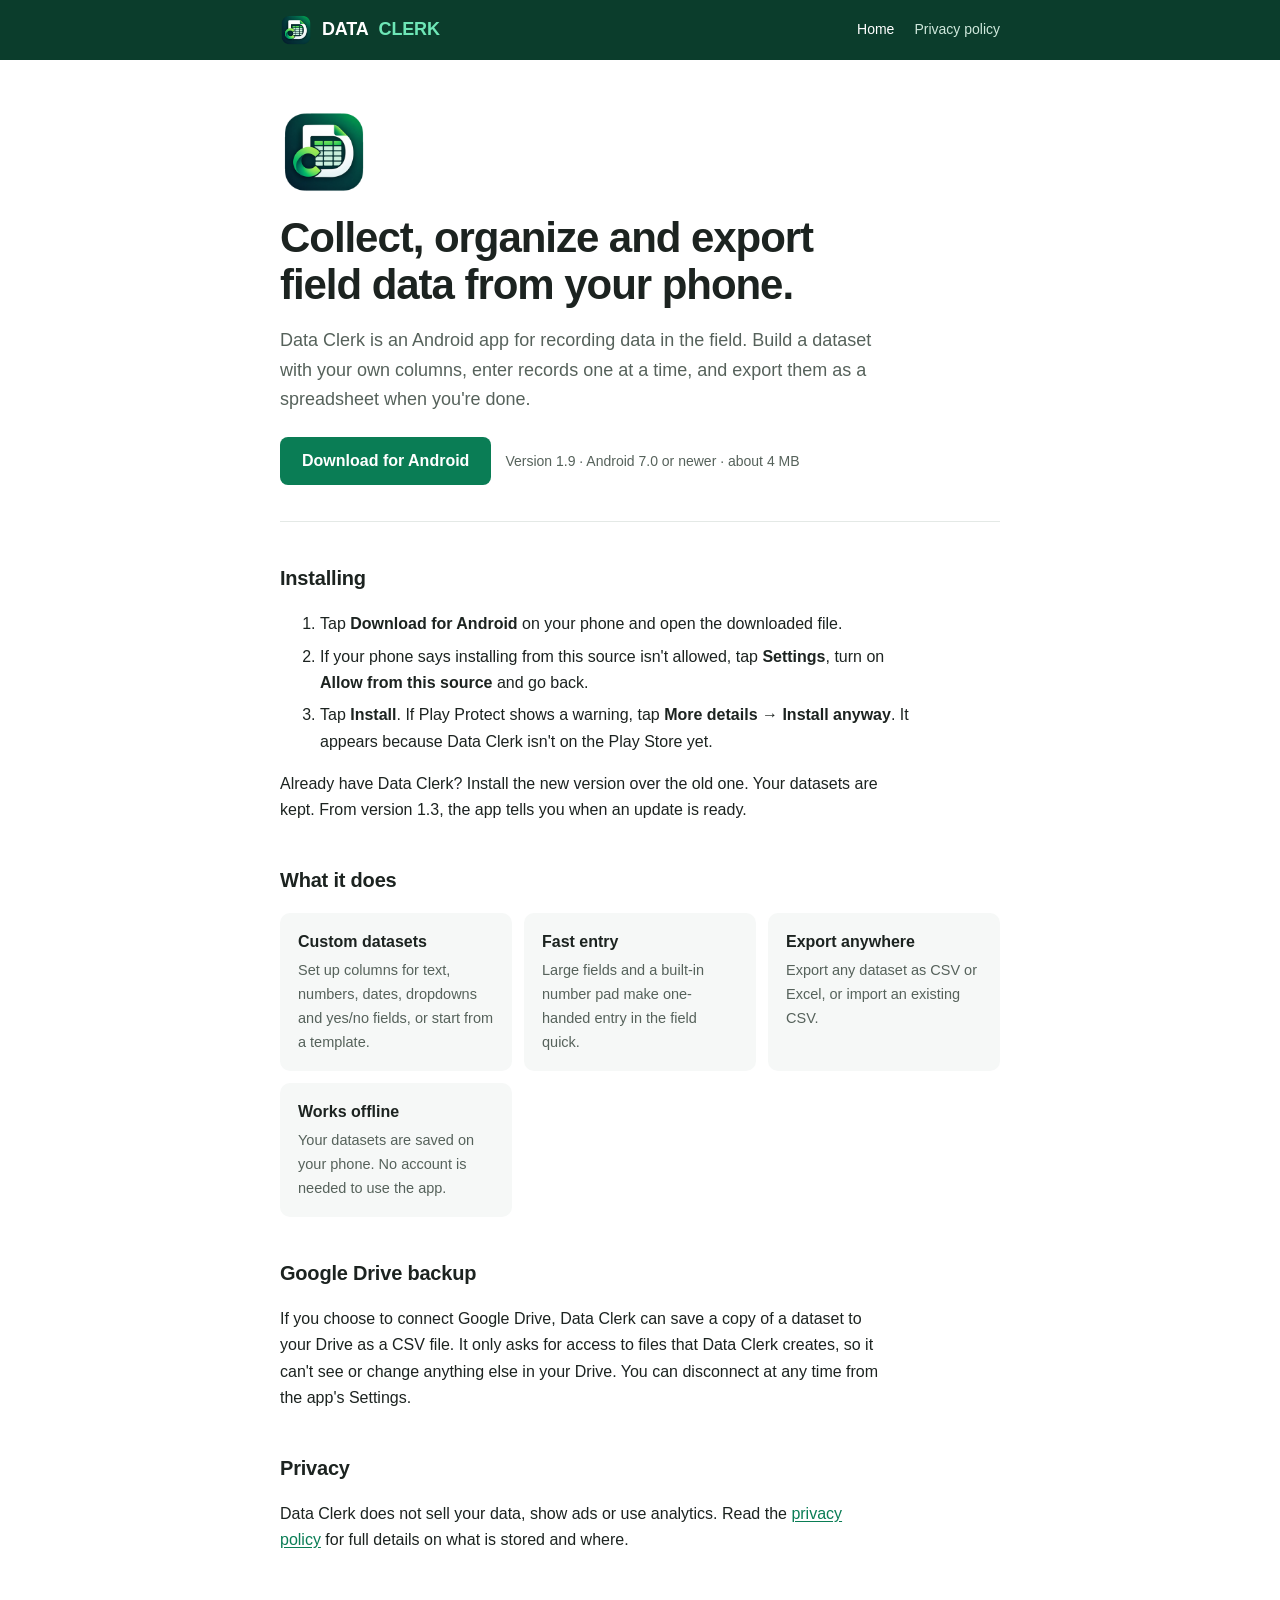
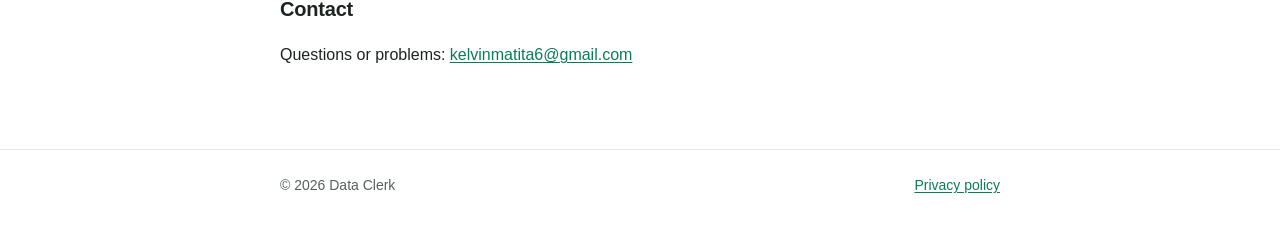
<file: index.html>
<!doctype html>
<html lang="en">
<head>
  <meta charset="utf-8">
  <meta name="viewport" content="width=device-width, initial-scale=1">
  <title>Data Clerk</title>
  <meta name="description" content="Data Clerk is an Android app for collecting and organizing field data in custom datasets, with CSV export and optional Google Drive backup.">
  <link rel="icon" type="image/png" href="logo-120.png">
  <link rel="stylesheet" href="style.css">
</head>
<body>
  <header class="top">
    <div class="wrap">
      <a class="brand" href="./"><img src="logo-120.png" alt="">DATA<span>CLERK</span></a>
      <nav><a href="./" aria-current="page">Home</a><a href="privacy.html">Privacy policy</a></nav>
    </div>
  </header>

  <main class="wrap">
    <section class="hero">
      <img src="logo-256.png" alt="Data Clerk logo" width="88" height="88">
      <h1>Collect, organize and export field data from your phone.</h1>
      <p class="lede">Data Clerk is an Android app for recording data in the field. Build a dataset with your own columns, enter records one at a time, and export them as a spreadsheet when you're done.</p>
      <div class="download">
        <a class="btn-download" href="DataClerk.apk">Download for Android</a>
        <span class="meta">Version 1.9 · Android 7.0 or newer · about 4 MB</span>
      </div>
    </section>

    <h2>Installing</h2>
    <ol>
      <li>Tap <strong>Download for Android</strong> on your phone and open the downloaded file.</li>
      <li>If your phone says installing from this source isn't allowed, tap <strong>Settings</strong>, turn on <strong>Allow from this source</strong> and go back.</li>
      <li>Tap <strong>Install</strong>. If Play Protect shows a warning, tap <strong>More details → Install anyway</strong>. It appears because Data Clerk isn't on the Play Store yet.</li>
    </ol>
    <p>Already have Data Clerk? Install the new version over the old one. Your datasets are kept. From version 1.3, the app tells you when an update is ready.</p>

    <h2>What it does</h2>
    <div class="features">
      <div><strong>Custom datasets</strong><p>Set up columns for text, numbers, dates, dropdowns and yes/no fields, or start from a template.</p></div>
      <div><strong>Fast entry</strong><p>Large fields and a built-in number pad make one-handed entry in the field quick.</p></div>
      <div><strong>Export anywhere</strong><p>Export any dataset as CSV or Excel, or import an existing CSV.</p></div>
      <div><strong>Works offline</strong><p>Your datasets are saved on your phone. No account is needed to use the app.</p></div>
    </div>

    <h2>Google Drive backup</h2>
    <p>If you choose to connect Google Drive, Data Clerk can save a copy of a dataset to your Drive as a CSV file. It only asks for access to files that Data Clerk creates, so it can't see or change anything else in your Drive. You can disconnect at any time from the app's Settings.</p>

    <h2>Privacy</h2>
    <p>Data Clerk does not sell your data, show ads or use analytics. Read the <a href="privacy.html">privacy policy</a> for full details on what is stored and where.</p>

    <h2>Contact</h2>
    <p>Questions or problems: <a href="mailto:kelvinmatita6@gmail.com">kelvinmatita6@gmail.com</a></p>
  </main>

  <footer>
    <div class="wrap"><span>© 2026 Data Clerk</span><a href="privacy.html">Privacy policy</a></div>
  </footer>
</body>
</html>
</file>
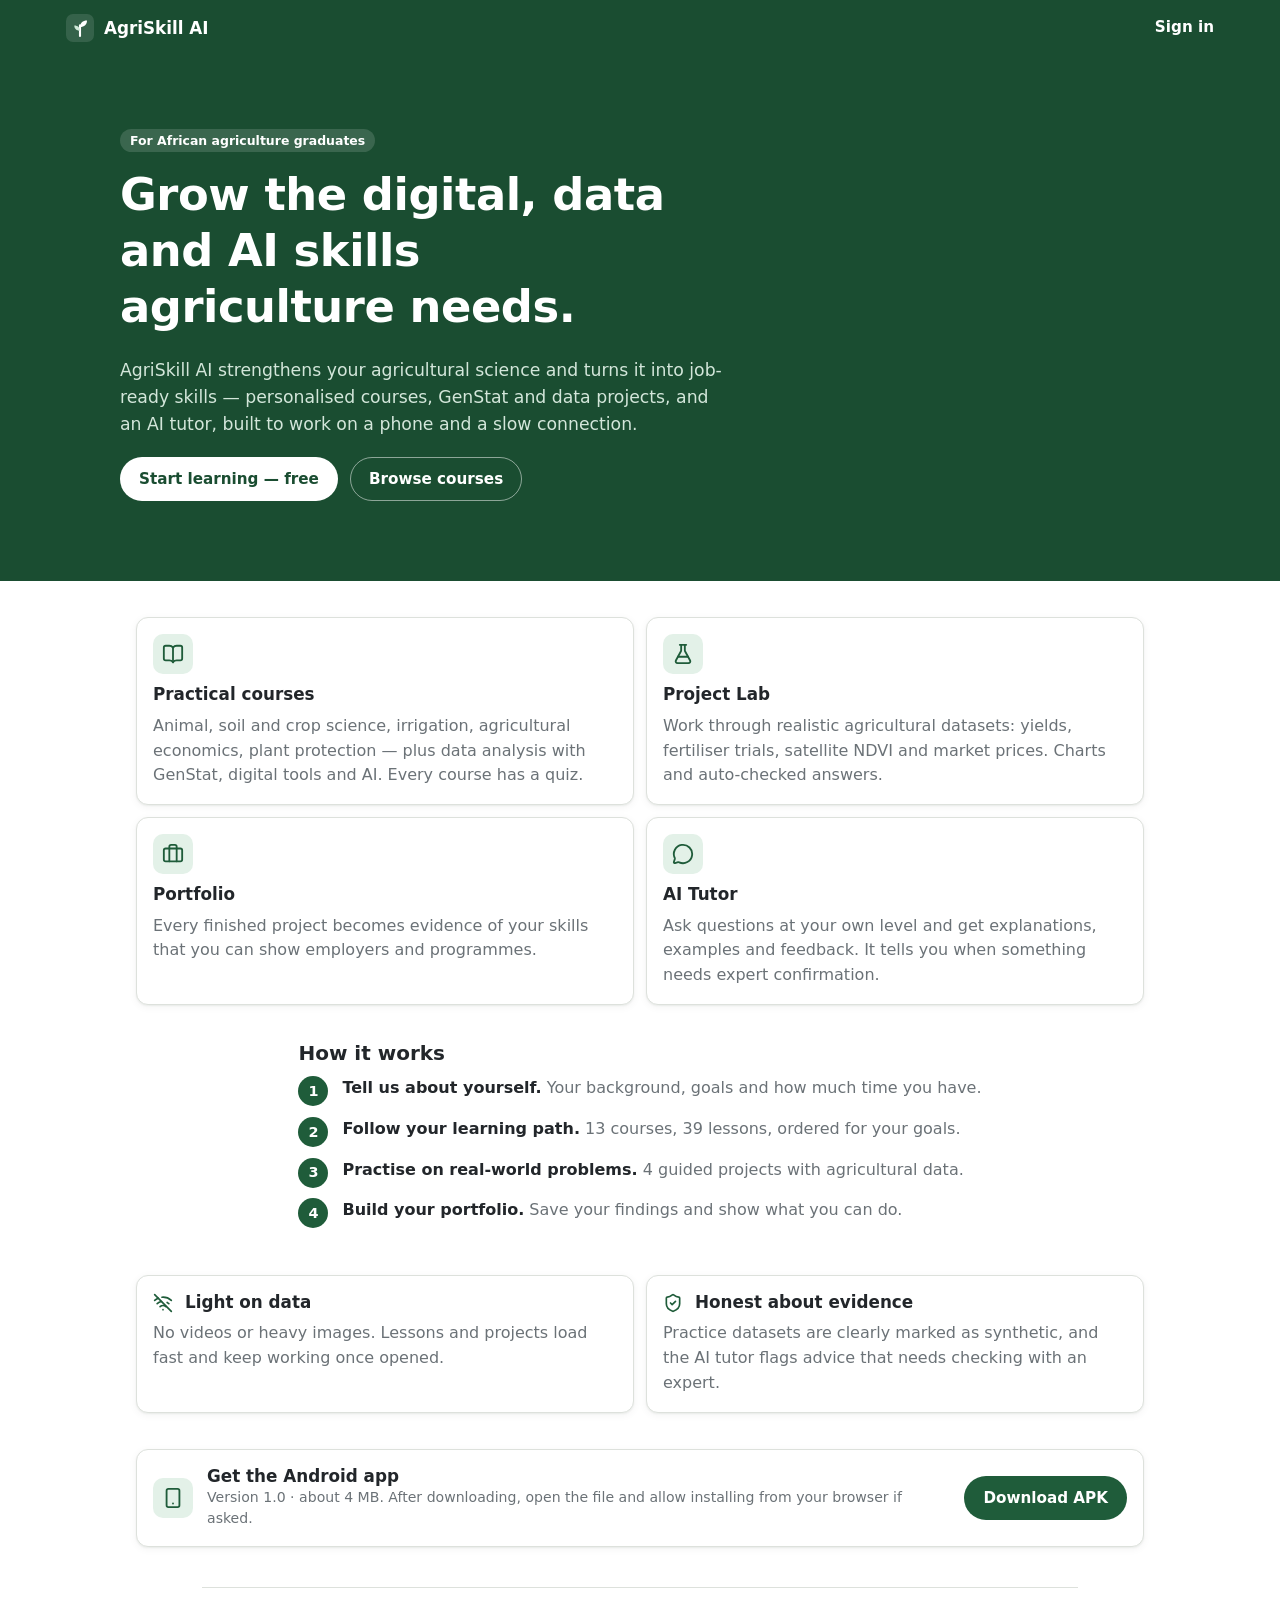
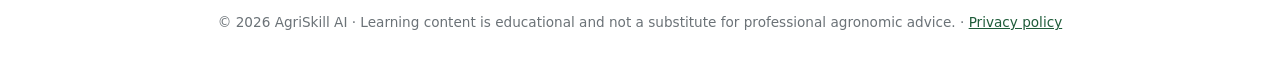
<file: agriskill/index.html>
<!doctype html>
<html lang="en">
  <head>
    <meta charset="UTF-8" />
    <link rel="icon" type="image/svg+xml" href="./favicon.svg" />
    <meta name="viewport" content="width=device-width, initial-scale=1.0, viewport-fit=cover" />
    <meta name="theme-color" content="#1f5c3a" />
    <meta name="description" content="AgriSkill AI helps African agriculture graduates build practical digital, data analysis and AI skills through personalised learning and agricultural projects." />
    <title>AgriSkill AI</title>
    <script type="module" crossorigin src="./assets/index-CJ0iHIGU.js"></script>
    <link rel="stylesheet" crossorigin href="./assets/index-B4sCK_86.css">
  </head>
  <body>
    <div id="root"></div>
  </body>
</html>
</file>
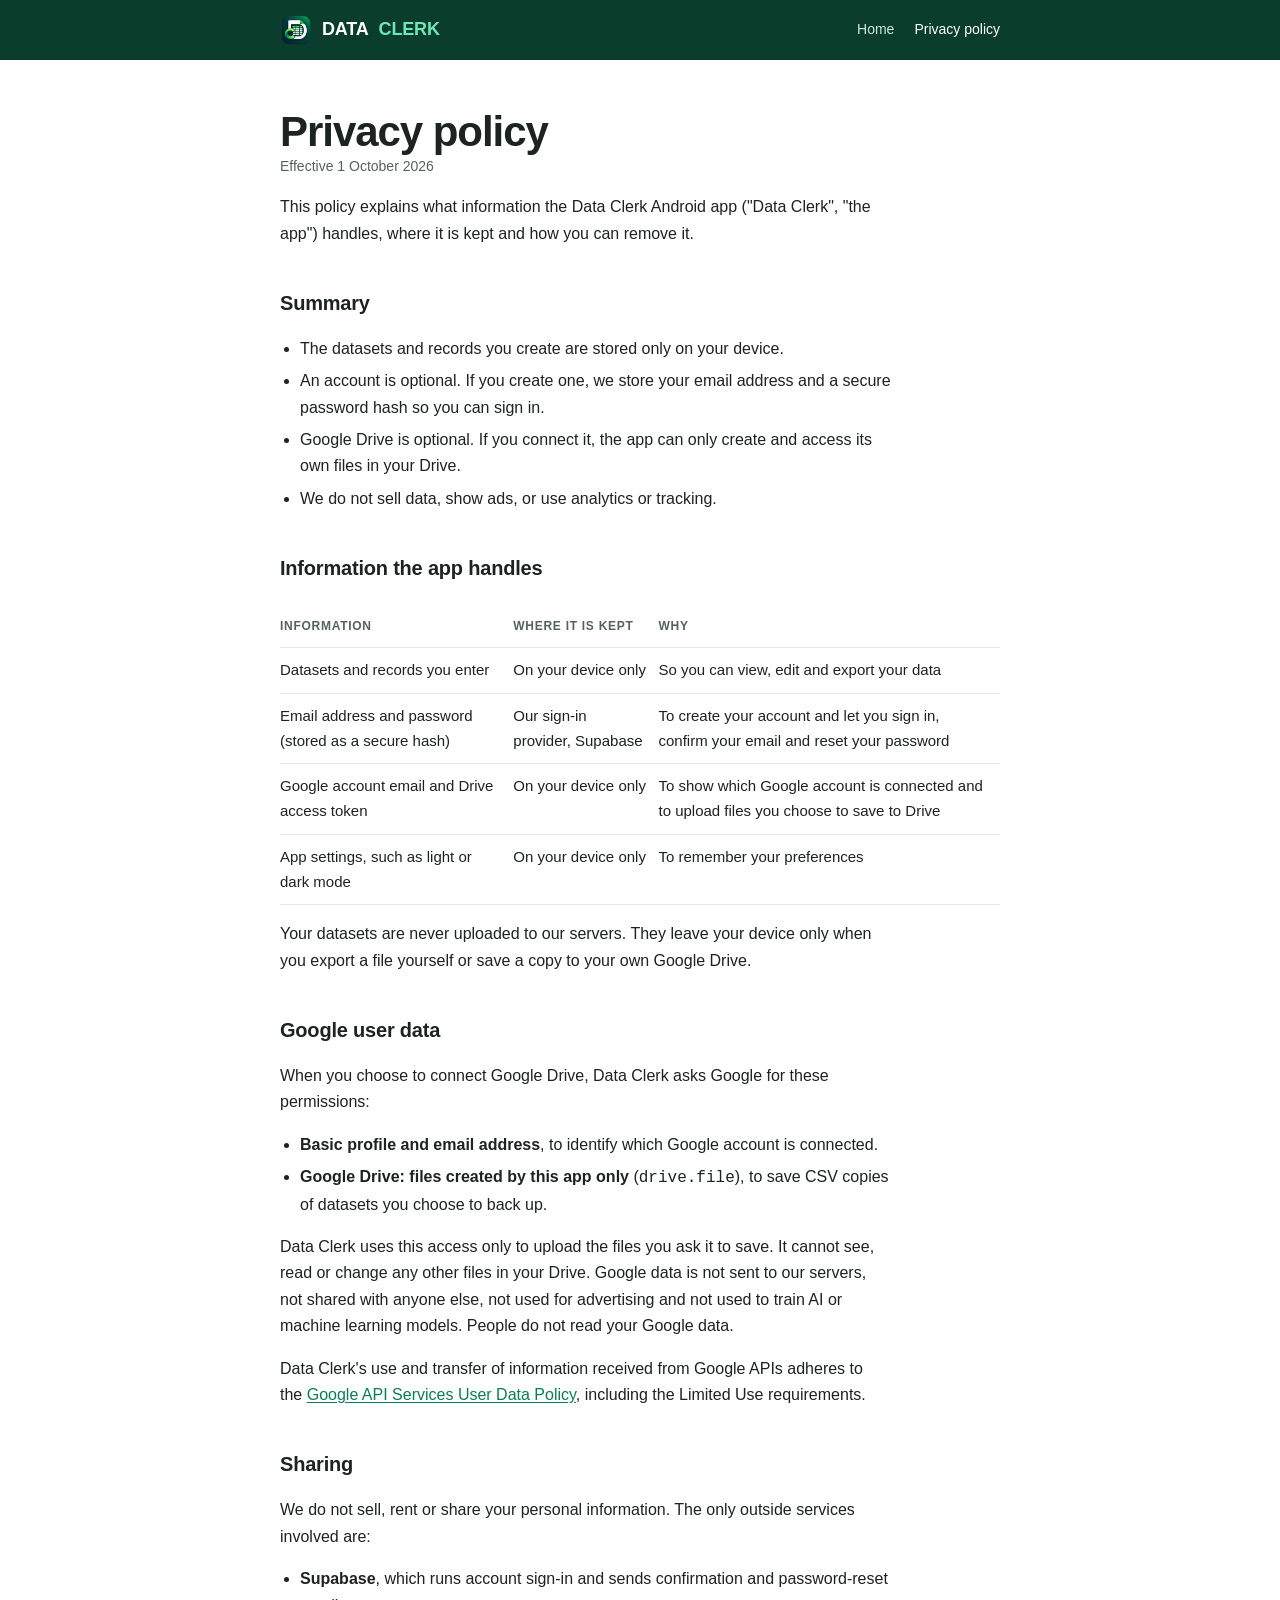
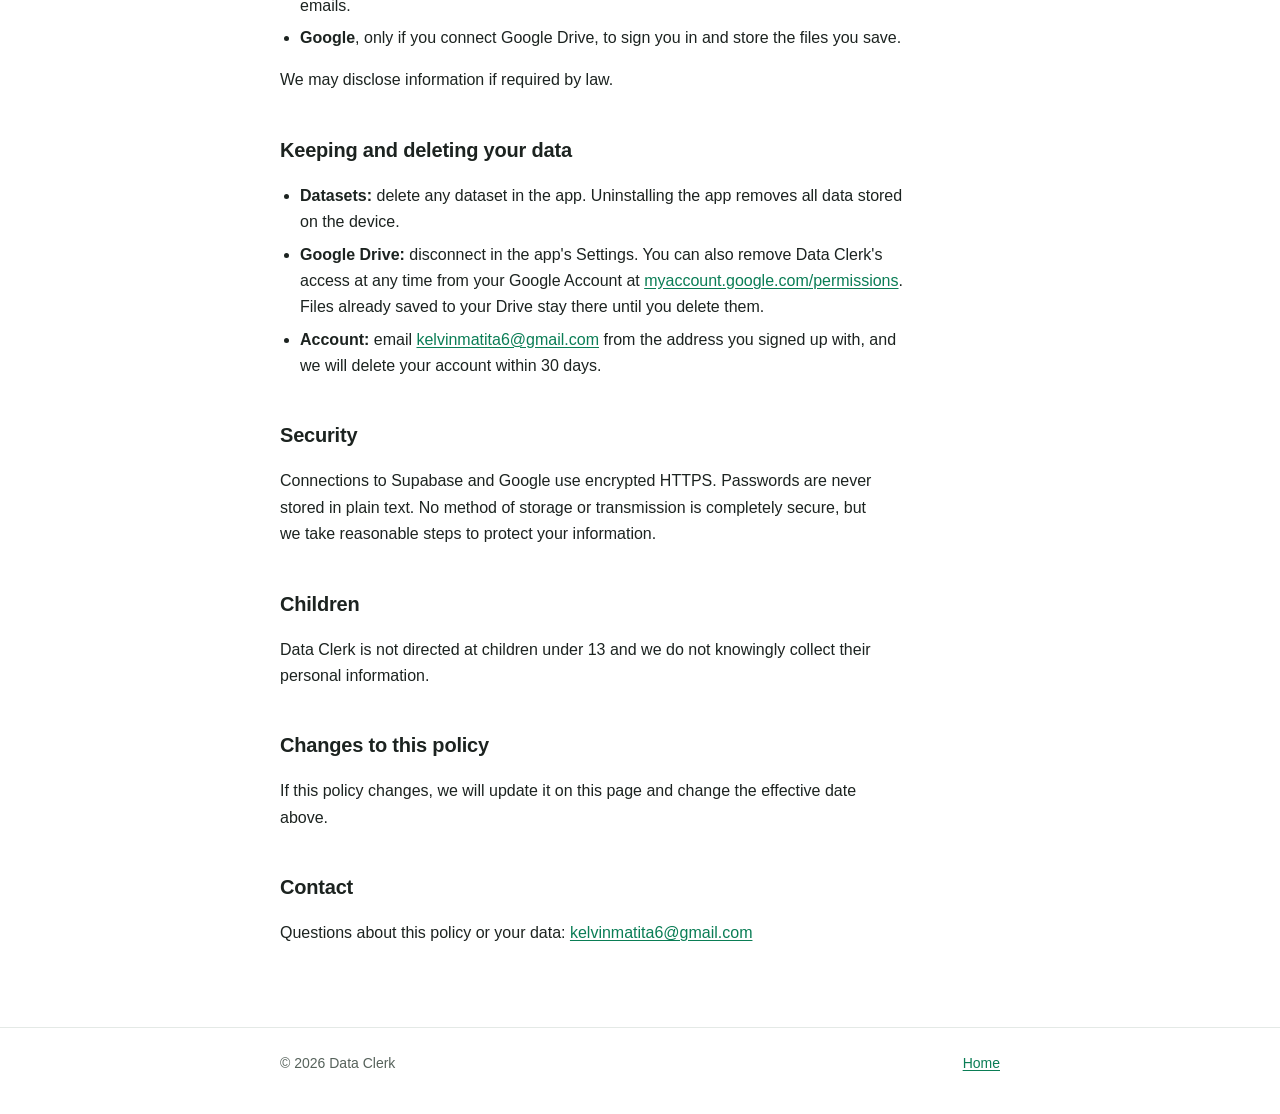
<file: privacy.html>
<!doctype html>
<html lang="en">
<head>
  <meta charset="utf-8">
  <meta name="viewport" content="width=device-width, initial-scale=1">
  <title>Privacy Policy · Data Clerk</title>
  <meta name="description" content="How the Data Clerk app handles your data, accounts and Google Drive access.">
  <link rel="icon" type="image/png" href="logo-120.png">
  <link rel="stylesheet" href="style.css">
</head>
<body>
  <header class="top">
    <div class="wrap">
      <a class="brand" href="./"><img src="logo-120.png" alt="">DATA<span>CLERK</span></a>
      <nav><a href="./">Home</a><a href="privacy.html" aria-current="page">Privacy policy</a></nav>
    </div>
  </header>

  <main class="wrap">
    <h1>Privacy policy</h1>
    <p class="meta">Effective 1 October 2026</p>

    <p>This policy explains what information the Data Clerk Android app ("Data Clerk", "the app") handles, where it is kept and how you can remove it.</p>

    <h2>Summary</h2>
    <ul>
      <li>The datasets and records you create are stored only on your device.</li>
      <li>An account is optional. If you create one, we store your email address and a secure password hash so you can sign in.</li>
      <li>Google Drive is optional. If you connect it, the app can only create and access its own files in your Drive.</li>
      <li>We do not sell data, show ads, or use analytics or tracking.</li>
    </ul>

    <h2>Information the app handles</h2>
    <div class="table-scroll">
      <table class="data-table">
        <thead><tr><th>Information</th><th>Where it is kept</th><th>Why</th></tr></thead>
        <tbody>
          <tr><td>Datasets and records you enter</td><td>On your device only</td><td>So you can view, edit and export your data</td></tr>
          <tr><td>Email address and password (stored as a secure hash)</td><td>Our sign-in provider, Supabase</td><td>To create your account and let you sign in, confirm your email and reset your password</td></tr>
          <tr><td>Google account email and Drive access token</td><td>On your device only</td><td>To show which Google account is connected and to upload files you choose to save to Drive</td></tr>
          <tr><td>App settings, such as light or dark mode</td><td>On your device only</td><td>To remember your preferences</td></tr>
        </tbody>
      </table>
    </div>
    <p>Your datasets are never uploaded to our servers. They leave your device only when you export a file yourself or save a copy to your own Google Drive.</p>

    <h2>Google user data</h2>
    <p>When you choose to connect Google Drive, Data Clerk asks Google for these permissions:</p>
    <ul>
      <li><strong>Basic profile and email address</strong>, to identify which Google account is connected.</li>
      <li><strong>Google Drive: files created by this app only</strong> (<code>drive.file</code>), to save CSV copies of datasets you choose to back up.</li>
    </ul>
    <p>Data Clerk uses this access only to upload the files you ask it to save. It cannot see, read or change any other files in your Drive. Google data is not sent to our servers, not shared with anyone else, not used for advertising and not used to train AI or machine learning models. People do not read your Google data.</p>
    <p>Data Clerk's use and transfer of information received from Google APIs adheres to the <a href="https://developers.google.com/terms/api-services-user-data-policy">Google API Services User Data Policy</a>, including the Limited Use requirements.</p>

    <h2>Sharing</h2>
    <p>We do not sell, rent or share your personal information. The only outside services involved are:</p>
    <ul>
      <li><strong>Supabase</strong>, which runs account sign-in and sends confirmation and password-reset emails.</li>
      <li><strong>Google</strong>, only if you connect Google Drive, to sign you in and store the files you save.</li>
    </ul>
    <p>We may disclose information if required by law.</p>

    <h2>Keeping and deleting your data</h2>
    <ul>
      <li><strong>Datasets:</strong> delete any dataset in the app. Uninstalling the app removes all data stored on the device.</li>
      <li><strong>Google Drive:</strong> disconnect in the app's Settings. You can also remove Data Clerk's access at any time from your Google Account at <a href="https://myaccount.google.com/permissions">myaccount.google.com/permissions</a>. Files already saved to your Drive stay there until you delete them.</li>
      <li><strong>Account:</strong> email <a href="mailto:kelvinmatita6@gmail.com">kelvinmatita6@gmail.com</a> from the address you signed up with, and we will delete your account within 30 days.</li>
    </ul>

    <h2>Security</h2>
    <p>Connections to Supabase and Google use encrypted HTTPS. Passwords are never stored in plain text. No method of storage or transmission is completely secure, but we take reasonable steps to protect your information.</p>

    <h2>Children</h2>
    <p>Data Clerk is not directed at children under 13 and we do not knowingly collect their personal information.</p>

    <h2>Changes to this policy</h2>
    <p>If this policy changes, we will update it on this page and change the effective date above.</p>

    <h2>Contact</h2>
    <p>Questions about this policy or your data: <a href="mailto:kelvinmatita6@gmail.com">kelvinmatita6@gmail.com</a></p>
  </main>

  <footer>
    <div class="wrap"><span>© 2026 Data Clerk</span><a href="./">Home</a></div>
  </footer>
</body>
</html>
</file>
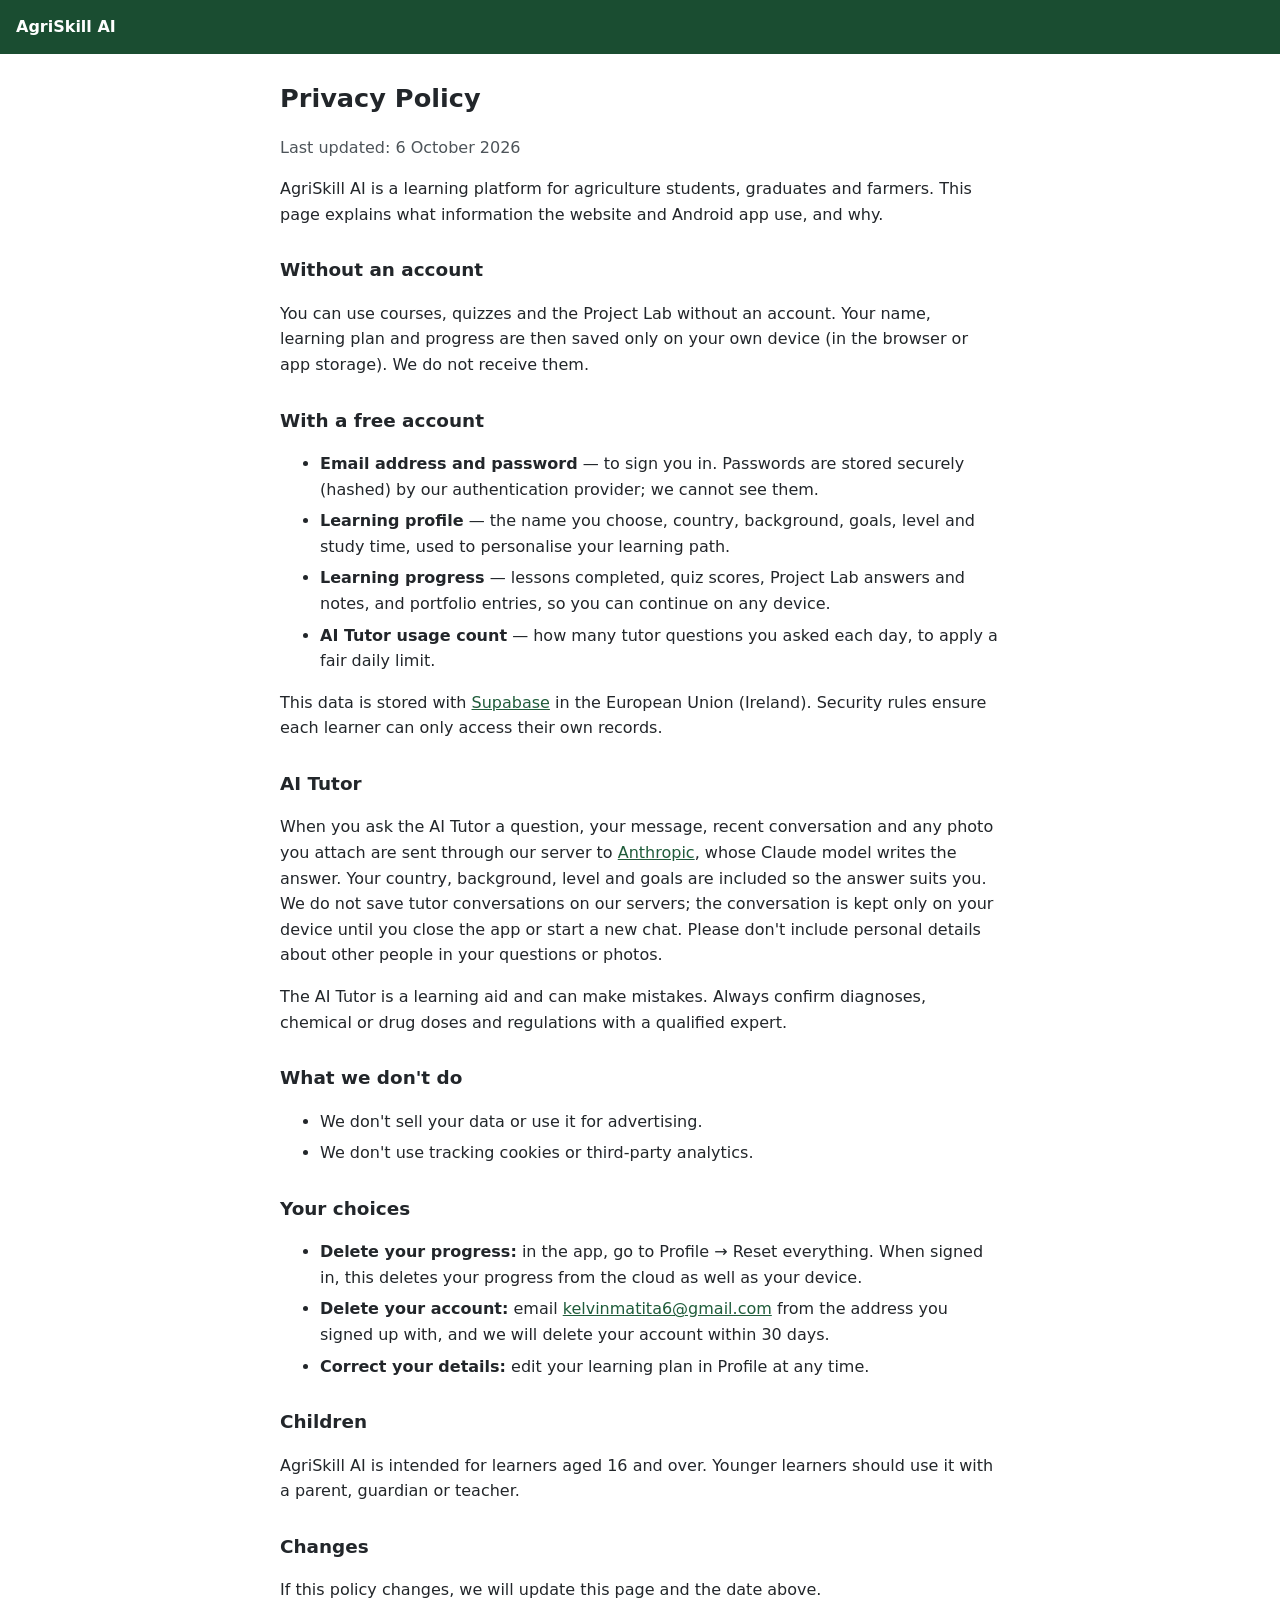
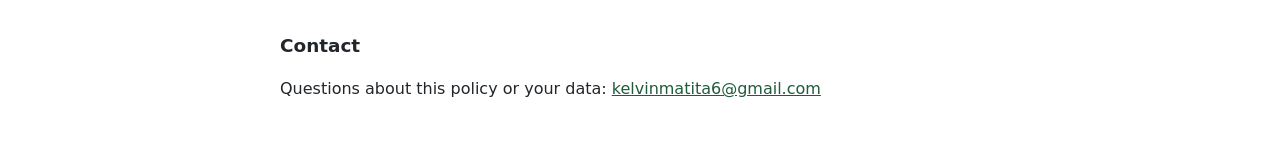
<file: agriskill/privacy.html>
<!doctype html>
<html lang="en">
<head>
  <meta charset="utf-8" />
  <meta name="viewport" content="width=device-width, initial-scale=1" />
  <title>Privacy Policy · AgriSkill AI</title>
  <link rel="icon" type="image/svg+xml" href="favicon.svg" />
  <style>
    :root { color-scheme: light; --bg: #fff; --text: #22262a; --muted: #4d5459; --brand: #1a4d31; --link: #1f5c3a; }
    @media (prefers-color-scheme: dark) { :root { color-scheme: dark; --bg: #15181a; --text: #eef0ee; --muted: #c2c8c4; --link: #7ccf9c; } }
    body { margin: 0; background: var(--bg); color: var(--text); font: 16px/1.6 system-ui, -apple-system, "Segoe UI", Roboto, Arial, sans-serif; }
    header { background: var(--brand); color: #fff; padding: 14px 16px; }
    header a { color: #fff; text-decoration: none; font-weight: 700; }
    main { max-width: 720px; margin: 0 auto; padding: 24px 16px 48px; }
    h1 { font-size: 1.6rem; margin: 0 0 4px; } h2 { font-size: 1.15rem; margin-top: 28px; }
    a { color: var(--link); } .muted { color: var(--muted); } li { margin-bottom: 6px; }
  </style>
</head>
<body>
  <header><a href="./">AgriSkill AI</a></header>
  <main>
    <h1>Privacy Policy</h1>
    <p class="muted">Last updated: 6 October 2026</p>

    <p>AgriSkill AI is a learning platform for agriculture students, graduates and farmers. This page explains what information the website and Android app use, and why.</p>

    <h2>Without an account</h2>
    <p>You can use courses, quizzes and the Project Lab without an account. Your name, learning plan and progress are then saved only on your own device (in the browser or app storage). We do not receive them.</p>

    <h2>With a free account</h2>
    <ul>
      <li><strong>Email address and password</strong> — to sign you in. Passwords are stored securely (hashed) by our authentication provider; we cannot see them.</li>
      <li><strong>Learning profile</strong> — the name you choose, country, background, goals, level and study time, used to personalise your learning path.</li>
      <li><strong>Learning progress</strong> — lessons completed, quiz scores, Project Lab answers and notes, and portfolio entries, so you can continue on any device.</li>
      <li><strong>AI Tutor usage count</strong> — how many tutor questions you asked each day, to apply a fair daily limit.</li>
    </ul>
    <p>This data is stored with <a href="https://supabase.com" target="_blank" rel="noreferrer">Supabase</a> in the European Union (Ireland). Security rules ensure each learner can only access their own records.</p>

    <h2>AI Tutor</h2>
    <p>When you ask the AI Tutor a question, your message, recent conversation and any photo you attach are sent through our server to <a href="https://www.anthropic.com" target="_blank" rel="noreferrer">Anthropic</a>, whose Claude model writes the answer. Your country, background, level and goals are included so the answer suits you. We do not save tutor conversations on our servers; the conversation is kept only on your device until you close the app or start a new chat. Please don't include personal details about other people in your questions or photos.</p>
    <p>The AI Tutor is a learning aid and can make mistakes. Always confirm diagnoses, chemical or drug doses and regulations with a qualified expert.</p>

    <h2>What we don't do</h2>
    <ul>
      <li>We don't sell your data or use it for advertising.</li>
      <li>We don't use tracking cookies or third-party analytics.</li>
    </ul>

    <h2>Your choices</h2>
    <ul>
      <li><strong>Delete your progress:</strong> in the app, go to Profile → Reset everything. When signed in, this deletes your progress from the cloud as well as your device.</li>
      <li><strong>Delete your account:</strong> email <a href="mailto:kelvinmatita6@gmail.com">kelvinmatita6@gmail.com</a> from the address you signed up with, and we will delete your account within 30 days.</li>
      <li><strong>Correct your details:</strong> edit your learning plan in Profile at any time.</li>
    </ul>

    <h2>Children</h2>
    <p>AgriSkill AI is intended for learners aged 16 and over. Younger learners should use it with a parent, guardian or teacher.</p>

    <h2>Changes</h2>
    <p>If this policy changes, we will update this page and the date above.</p>

    <h2>Contact</h2>
    <p>Questions about this policy or your data: <a href="mailto:kelvinmatita6@gmail.com">kelvinmatita6@gmail.com</a></p>
  </main>
</body>
</html>
</file>
<file: style.css>
/* Data Clerk site: matches the app's green / white palette. Single column, document-like. */
:root {
  --bg: #ffffff;
  --surface: #f6f8f7;
  --line: #e4e9e6;
  --ink: #1c2320;
  --ink-2: #56625b;
  --green: #0a7d55;
  --green-deep: #0b3d2c;
  --green-soft: #e3f5ec;
  --mint: #6ee7b7;
  --font: 'Inter', -apple-system, BlinkMacSystemFont, 'Segoe UI', Roboto, sans-serif;
  color-scheme: light;
}
@media (prefers-color-scheme: dark) {
  :root {
    --bg: #151a1d; --surface: #1d2327; --line: #2b3338;
    --ink: #f4f7f6; --ink-2: #b3bec0;
    --green: #34d399; --green-soft: #173a2e;
    color-scheme: dark;
  }
}
* { box-sizing: border-box; }
html { -webkit-text-size-adjust: 100%; }
body { margin: 0; background: var(--bg); color: var(--ink); font: 16px/1.65 var(--font); -webkit-font-smoothing: antialiased; }
a { color: var(--green); text-underline-offset: 2px; }
a:focus-visible { outline: 2px solid var(--green); outline-offset: 2px; border-radius: 3px; }
img { max-width: 100%; height: auto; }

.top { background: var(--green-deep); color: #fff; }
.top .wrap { display: flex; align-items: center; justify-content: space-between; gap: 16px; padding-block: 14px; flex-wrap: wrap; }
.brand { display: flex; align-items: center; gap: 10px; color: #fff; text-decoration: none; font-weight: 700; letter-spacing: -.01em; font-size: 18px; }
.brand img { width: 32px; height: 32px; border-radius: 8px; }
.brand span { color: var(--mint); }
.top nav { display: flex; gap: 20px; font-size: 14px; }
.top nav a { color: #cfe8dc; text-decoration: none; }
.top nav a:hover, .top nav a[aria-current] { color: #fff; }

.wrap { max-width: 760px; margin: 0 auto; padding-inline: 20px; }
main { padding-block: 48px 64px; }

.hero { display: grid; gap: 18px; padding-bottom: 36px; border-bottom: 1px solid var(--line); }
.hero img { width: 88px; height: 88px; border-radius: 20px; }
h1 { font-size: clamp(30px, 6vw, 42px); line-height: 1.12; letter-spacing: -.025em; margin: 0; text-wrap: balance; }
.lede { font-size: 18px; color: var(--ink-2); margin: 0; max-width: 60ch; }

h2 { font-size: 20px; letter-spacing: -.01em; margin: 40px 0 10px; }
h3 { font-size: 16px; margin: 24px 0 6px; }
p, li { max-width: 68ch; }
ul { padding-left: 20px; }
li + li { margin-top: 6px; }

.features { display: grid; grid-template-columns: repeat(auto-fit, minmax(210px, 1fr)); gap: 12px; margin-top: 16px; }
.features div { background: var(--surface); border-radius: 10px; padding: 16px 18px; }
.features strong { display: block; margin-bottom: 4px; }
.features p { margin: 0; font-size: 14.5px; color: var(--ink-2); }

.download { display: flex; align-items: center; gap: 14px; flex-wrap: wrap; margin-top: 4px; }
.btn-download { display: inline-flex; align-items: center; min-height: 48px; padding: 0 22px; border-radius: 8px; background: #0a7d55; color: #fff; font-weight: 600; text-decoration: none; }
.btn-download:hover { background: #075f41; }
@media (prefers-color-scheme: dark) { .btn-download { background: var(--green); color: #04261a; } .btn-download:hover { background: var(--mint); } }

.note {background: var(--green-soft); border-radius: 10px; padding: 16px 18px; margin-top: 20px; }
.note p { margin: 0; }
.meta { color: var(--ink-2); font-size: 14px; margin: 0; }

.data-table { width: 100%; border-collapse: collapse; font-size: 15px; margin-top: 12px; }
.table-scroll { overflow-x: auto; }
.data-table th, .data-table td { text-align: left; vertical-align: top; padding: 10px 12px 10px 0; border-bottom: 1px solid var(--line); }
.data-table th { font-size: 12px; text-transform: uppercase; letter-spacing: .06em; color: var(--ink-2); font-weight: 600; }

footer { border-top: 1px solid var(--line); padding-block: 24px 40px; color: var(--ink-2); font-size: 14px; }
footer .wrap { display: flex; justify-content: space-between; gap: 12px; flex-wrap: wrap; }
</file>
<file: agriskill/assets/index-B4sCK_86.css>
:root{--lightningcss-light:initial;--lightningcss-dark: ;color-scheme:light;--green-900:#123a24;--green-800:#1a4d31;--green-700:#1f5c3a;--green-600:#2f7d4f;--green-100:#e3f1e8;--green-50:#f2f8f4;--bg:#fff;--surface:#fff;--surface-2:#f5f6f4;--surface-3:#eceeea;--border:#dde1dc;--text:#22262a;--text-2:#4d5459;--text-3:#6b7277;--brand:var(--green-700);--brand-strong:var(--green-800);--brand-soft:var(--green-100);--brand-softer:var(--green-50);--on-brand:#fff;--link:#1f5c3a;--warn-bg:#fff6e0;--warn-border:#e8c46a;--warn-text:#5c4400;--bad:#b3261e;--good:#1f7a45;--chart-surface:#fcfcfb;--series-1:#2f7d4f;--series-2:#2a78d6;--grid:#e6e8e4;--radius:12px;--radius-sm:8px;--shadow:0 1px 2px #141e190f, 0 2px 8px #141e190d;--nav-h:64px;font-family:system-ui,-apple-system,Segoe UI,Roboto,Helvetica Neue,Arial,sans-serif}@media (prefers-color-scheme:dark){:root:not([data-theme=light]){--lightningcss-light: ;--lightningcss-dark:initial;color-scheme:dark;--bg:#15181a;--surface:#1d2124;--surface-2:#23282b;--surface-3:#2b3135;--border:#353c40;--text:#eef0ee;--text-2:#c2c8c4;--text-3:#9aa29d;--brand:#3f9a64;--brand-strong:#4caf74;--brand-soft:#1f3a2a;--brand-softer:#1a2b21;--link:#7ccf9c;--warn-bg:#3a2f12;--warn-border:#7a6123;--warn-text:#f3dc9b;--bad:#f08a83;--good:#6fd197;--chart-surface:#1a1a19;--series-1:#3f9a64;--series-2:#3987e5;--grid:#2f3433;--shadow:none}}:root[data-theme=dark]{--lightningcss-light: ;--lightningcss-dark:initial;color-scheme:dark;--bg:#15181a;--surface:#1d2124;--surface-2:#23282b;--surface-3:#2b3135;--border:#353c40;--text:#eef0ee;--text-2:#c2c8c4;--text-3:#9aa29d;--brand:#3f9a64;--brand-strong:#4caf74;--brand-soft:#1f3a2a;--brand-softer:#1a2b21;--link:#7ccf9c;--warn-bg:#3a2f12;--warn-border:#7a6123;--warn-text:#f3dc9b;--bad:#f08a83;--good:#6fd197;--chart-surface:#1a1a19;--series-1:#3f9a64;--series-2:#3987e5;--grid:#2f3433;--shadow:none}*{box-sizing:border-box}html,body{margin:0}body{background:var(--bg);color:var(--text);-webkit-font-smoothing:antialiased;-webkit-tap-highlight-color:transparent;font-size:16px;line-height:1.55}h1,h2,h3,h4{color:var(--text);margin:0 0 .5em;line-height:1.25}h1{letter-spacing:-.01em;font-size:1.6rem}h2{font-size:1.25rem}h3{font-size:1.05rem}p{margin:0 0 1em}a{color:var(--link)}button,input,select,textarea{font:inherit;color:inherit}img{max-width:100%}:focus-visible{outline:3px solid var(--series-2);outline-offset:2px}.app{flex-direction:column;min-height:100vh;display:flex}.main{width:100%;max-width:1040px;padding:16px 16px calc(var(--nav-h) + 24px);flex:1;margin:0 auto}@media (width>=900px){.main{padding:28px 28px 48px}}.topbar{z-index:20;background:var(--green-800);color:#fff;padding-top:env(safe-area-inset-top);position:sticky;top:0}.topbar-inner{align-items:center;gap:12px;max-width:1180px;min-height:56px;margin:0 auto;padding:10px 16px;display:flex}.brand{color:#fff;align-items:center;gap:10px;font-size:1.05rem;font-weight:700;text-decoration:none;display:flex}.brand svg{flex:none}.topnav{gap:4px;margin-left:auto;display:none}.topnav a{color:#d7e9de;border-radius:999px;align-items:center;gap:6px;padding:8px 12px;font-size:.95rem;text-decoration:none;display:flex}.topnav a:hover{color:#fff;background:#ffffff14}.topnav a.active{color:#fff;background:#ffffff24}.topbar-actions{align-items:center;gap:8px;margin-left:auto;display:flex}@media (width>=900px){.topnav{display:flex}.topbar-actions{margin-left:8px}}.bottomnav{z-index:20;background:var(--surface);border-top:1px solid var(--border);padding-bottom:env(safe-area-inset-bottom);grid-template-columns:repeat(5,1fr);display:grid;position:fixed;bottom:0;left:0;right:0}.bottomnav a{height:var(--nav-h);color:var(--text-3);flex-direction:column;justify-content:center;align-items:center;gap:2px;font-size:.72rem;font-weight:600;text-decoration:none;display:flex}.bottomnav a.active{color:var(--brand)}@media (width>=900px){.bottomnav{display:none}}.btn{cursor:pointer;background:var(--brand);min-height:44px;color:var(--on-brand);border:1px solid #0000;border-radius:999px;justify-content:center;align-items:center;gap:8px;padding:10px 18px;font-size:.95rem;font-weight:600;line-height:1.2;text-decoration:none;display:inline-flex}.btn:hover{background:var(--brand-strong)}.btn:disabled{opacity:.55;cursor:not-allowed}.btn.secondary{background:var(--surface);color:var(--text);border-color:var(--border)}.btn.secondary:hover{background:var(--surface-2)}.btn.ghost{color:var(--link);background:0 0;padding-inline:10px}.btn.ghost:hover{background:var(--brand-softer)}.btn.light{color:var(--green-800);background:#fff}.btn.light:hover{background:#e9f4ee}.btn.outline-light{color:#fff;background:0 0;border-color:#ffffff80}.btn.outline-light:hover{background:#ffffff1a}.btn.small{min-height:36px;padding:6px 14px;font-size:.88rem}.btn.block{width:100%}.icon-btn{color:inherit;cursor:pointer;background:0 0;border:0;border-radius:999px;place-items:center;width:40px;height:40px;display:grid}.icon-btn:hover{background:#7f7f7f26}.card{background:var(--surface);border:1px solid var(--border);border-radius:var(--radius);box-shadow:var(--shadow);padding:16px}.stack-cards>.card+.card{margin-top:12px}.card-link{color:inherit;text-decoration:none;transition:border-color .15s;display:block}.card-link:hover{border-color:var(--brand)}.grid{gap:12px;display:grid}.grid.four{grid-template-columns:repeat(2,1fr)}@media (width>=640px){.grid.two,.grid.three{grid-template-columns:repeat(2,1fr)}}@media (width>=900px){.grid.three{grid-template-columns:repeat(3,1fr)}.grid.four{grid-template-columns:repeat(4,1fr)}}.row{align-items:center;gap:12px;display:flex}.row.wrap{flex-wrap:wrap}.row.between{justify-content:space-between}.stack>*+*{margin-top:12px}.section{margin-top:28px}.section-head{justify-content:space-between;align-items:baseline;gap:12px;margin-bottom:12px;display:flex}.section-head h2{margin:0}.muted{color:var(--text-3)}.small{font-size:.88rem}.tiny{font-size:.78rem}.mt0{margin-top:0}.mb0{margin-bottom:0}.pill{background:var(--brand-soft);color:var(--text);border-radius:999px;align-items:center;gap:4px;padding:2px 10px;font-size:.78rem;font-weight:600;display:inline-flex}.pill.grey{background:var(--surface-3);color:var(--text-2)}.progress{background:var(--surface-3);border-radius:999px;height:8px;overflow:hidden}.progress>span{background:var(--brand);border-radius:999px;height:100%;display:block}.notice{border-radius:var(--radius-sm);background:var(--warn-bg);border:1px solid var(--warn-border);color:var(--warn-text);align-items:flex-start;gap:10px;padding:12px 14px;font-size:.9rem;display:flex}.notice svg{flex:none;margin-top:2px}.notice.info{background:var(--brand-softer);border-color:var(--brand-soft);color:var(--text)}.back{color:var(--text-2);align-items:center;gap:4px;margin-bottom:12px;font-size:.92rem;text-decoration:none;display:inline-flex}.back:hover{color:var(--text)}.field{margin-bottom:16px;display:block}.field>span{margin-bottom:6px;font-size:.95rem;font-weight:600;display:block}.input,.select,.textarea{border:1px solid var(--border);border-radius:var(--radius-sm);background:var(--surface);width:100%;min-height:44px;padding:10px 12px}.textarea{resize:vertical;min-height:96px}.input:focus,.select:focus,.textarea:focus{outline:2px solid var(--brand);outline-offset:0;border-color:var(--brand)}.choice-grid{grid-template-columns:1fr;gap:8px;display:grid}@media (width>=560px){.choice-grid{grid-template-columns:repeat(2,1fr)}}.choice{text-align:left;border-radius:var(--radius-sm);border:1.5px solid var(--border);background:var(--surface);cursor:pointer;align-items:flex-start;gap:12px;width:100%;padding:12px 14px;display:flex}.choice:hover{border-color:var(--text-3)}.choice.selected{border-color:var(--brand);background:var(--brand-softer)}.choice .choice-title{font-weight:600;display:block}.choice .choice-sub{color:var(--text-3);font-size:.85rem}.choice svg{color:var(--brand);flex:none;margin-top:2px}.table-wrap{border:1px solid var(--border);border-radius:var(--radius-sm);max-height:360px;overflow-x:auto}table.data{border-collapse:collapse;font-variant-numeric:tabular-nums;width:100%;font-size:.88rem}table.data th,table.data td{text-align:left;border-bottom:1px solid var(--border);white-space:nowrap;padding:8px 10px}table.data th{background:var(--surface-2);font-weight:600;position:sticky;top:0}table.data td.num,table.data th.num{text-align:right}table.data tr:last-child td{border-bottom:0}table.data.wrap-cells th,table.data.wrap-cells td{white-space:normal;vertical-align:top;min-width:110px}.empty{text-align:center;color:var(--text-3);padding:32px 16px}.empty svg{color:var(--text-3);margin-bottom:8px}.tabs{border-bottom:1px solid var(--border);gap:4px;margin-bottom:16px;display:flex;overflow-x:auto}.tabs button{cursor:pointer;color:var(--text-3);white-space:nowrap;background:0 0;border:0;border-bottom:2px solid #0000;padding:10px 14px;font-weight:600}.tabs button.active{color:var(--text);border-bottom-color:var(--brand)}.hero{background:var(--green-800);color:#fff;padding:40px 16px 48px}.hero-inner{max-width:1040px;margin:0 auto}.hero h1{color:#fff;max-width:18ch;font-size:2rem}.hero p{color:#d3e6da;max-width:56ch;font-size:1.08rem}.hero .row{margin-top:20px}@media (width>=900px){.hero{padding:72px 28px 80px}.hero h1{font-size:2.8rem}}.feature-icon{background:var(--brand-soft);width:40px;height:40px;color:var(--brand);border-radius:10px;place-items:center;margin-bottom:10px;display:grid}.landing-section{max-width:1040px;margin:0 auto;padding:36px 16px 0}.footer{border-top:1px solid var(--border);max-width:1040px;color:var(--text-3);margin:40px auto 0;padding:24px 16px 40px;font-size:.85rem}.steps{counter-reset:step;margin:0;padding:0;list-style:none}.steps li{counter-increment:step;margin-bottom:16px;padding-left:44px;position:relative}.steps li:before{content:counter(step);background:var(--brand);color:#fff;border-radius:999px;place-items:center;width:30px;height:30px;font-size:.9rem;font-weight:700;display:grid;position:absolute;top:0;left:0}.lesson-body h3{margin-top:1.4em}.lesson-body ul,.lesson-body ol{margin:0 0 1em;padding-left:1.3em}.lesson-body li{margin-bottom:.35em}.callout{border-left:4px solid var(--brand);background:var(--brand-softer);border-radius:0 var(--radius-sm) var(--radius-sm) 0;margin:16px 0;padding:12px 14px}.callout h4{margin:0 0 4px;font-size:.95rem}.callout p:last-child,.callout ul:last-child,.callout ol:last-child{margin-bottom:0}.quiz-option{text-align:left;border-radius:var(--radius-sm);border:1.5px solid var(--border);background:var(--surface);cursor:pointer;align-items:flex-start;gap:10px;width:100%;margin-bottom:8px;padding:12px 14px;display:flex}.quiz-option:hover:not(:disabled){border-color:var(--text-3)}.quiz-option.selected{border-color:var(--brand);background:var(--brand-softer)}.quiz-option.correct{border-color:var(--good);background:color-mix(in srgb, var(--good) 10%, var(--surface))}.quiz-option.wrong{border-color:var(--bad);background:color-mix(in srgb, var(--bad) 8%, var(--surface))}.quiz-option:disabled{cursor:default}.quiz-letter{background:var(--surface-3);border-radius:999px;flex:none;place-items:center;width:26px;height:26px;font-size:.8rem;font-weight:700;display:grid}.stat{padding:14px 16px}.stat .stat-value{font-variant-numeric:tabular-nums;font-size:1.6rem;font-weight:700;line-height:1.1}.stat .stat-label{color:var(--text-3);margin-top:2px;font-size:.82rem}.chart{background:var(--chart-surface);border:1px solid var(--border);border-radius:var(--radius-sm);padding:12px 8px 4px;position:relative}.chart svg{touch-action:pan-y;width:100%;height:auto;display:block;overflow:visible}.chart-head{justify-content:space-between;align-items:flex-start;gap:8px;padding:0 6px 8px;display:flex}.chart-title{font-size:.95rem;font-weight:600}.chart-sub{color:var(--text-3);font-size:.8rem}.legend{color:var(--text-2);flex-wrap:wrap;gap:14px;padding:0 6px 6px;font-size:.8rem;display:flex}.legend i{vertical-align:middle;border-radius:2px;width:14px;height:3px;margin-right:6px;display:inline-block}.axis-text{fill:var(--text-3);font-size:11px}.label-text{fill:var(--text);font-size:11px;font-weight:600}.tooltip{pointer-events:none;background:var(--surface);color:var(--text);border:1px solid var(--border);white-space:nowrap;z-index:2;border-radius:8px;padding:8px 10px;font-size:.8rem;position:absolute;transform:translate(-50%,calc(-100% - 10px));box-shadow:0 4px 16px #0000001f}.tooltip b{font-variant-numeric:tabular-nums}.tooltip .swatch{border-radius:999px;width:8px;height:8px;margin-right:6px;display:inline-block}.chat{flex-direction:column;gap:12px;display:flex}.msg{white-space:pre-wrap;overflow-wrap:anywhere;border-radius:14px;max-width:92%;padding:10px 14px}.msg.user{background:var(--brand);color:#fff;border-bottom-right-radius:4px;align-self:flex-end}.msg.assistant{background:var(--surface-2);border:1px solid var(--border);border-bottom-left-radius:4px;align-self:flex-start}.msg.error{background:var(--warn-bg);border:1px solid var(--warn-border);color:var(--warn-text);align-self:flex-start}.msg img{border-radius:8px;max-width:220px;margin-bottom:6px;display:block}.composer{bottom:calc(var(--nav-h) + env(safe-area-inset-bottom));background:var(--bg);border-top:1px solid var(--border);margin-top:12px;padding:10px 0 4px;position:sticky}@media (width>=900px){.composer{bottom:0}}.composer-row{align-items:flex-end;gap:8px;display:flex}.composer textarea{resize:none;flex:1;min-height:44px;max-height:160px}.attach-preview{color:var(--text-2);align-items:center;gap:8px;margin-bottom:8px;font-size:.85rem;display:flex}.attach-preview img{object-fit:cover;border-radius:6px;width:48px;height:48px}.suggestions{flex-wrap:wrap;gap:8px;display:flex}.suggestion{border:1px solid var(--border);background:var(--surface);cursor:pointer;text-align:left;border-radius:999px;padding:8px 14px;font-size:.88rem}.suggestion:hover{border-color:var(--brand)}.typing{gap:4px;display:inline-flex}.typing span{background:var(--text-3);border-radius:99px;width:6px;height:6px;animation:1.2s infinite blink}.typing span:nth-child(2){animation-delay:.2s}.typing span:nth-child(3){animation-delay:.4s}@keyframes blink{0%,80%,to{opacity:.25}40%{opacity:1}}@media (prefers-reduced-motion:reduce){*{transition:none!important;animation:none!important}}
</file>
